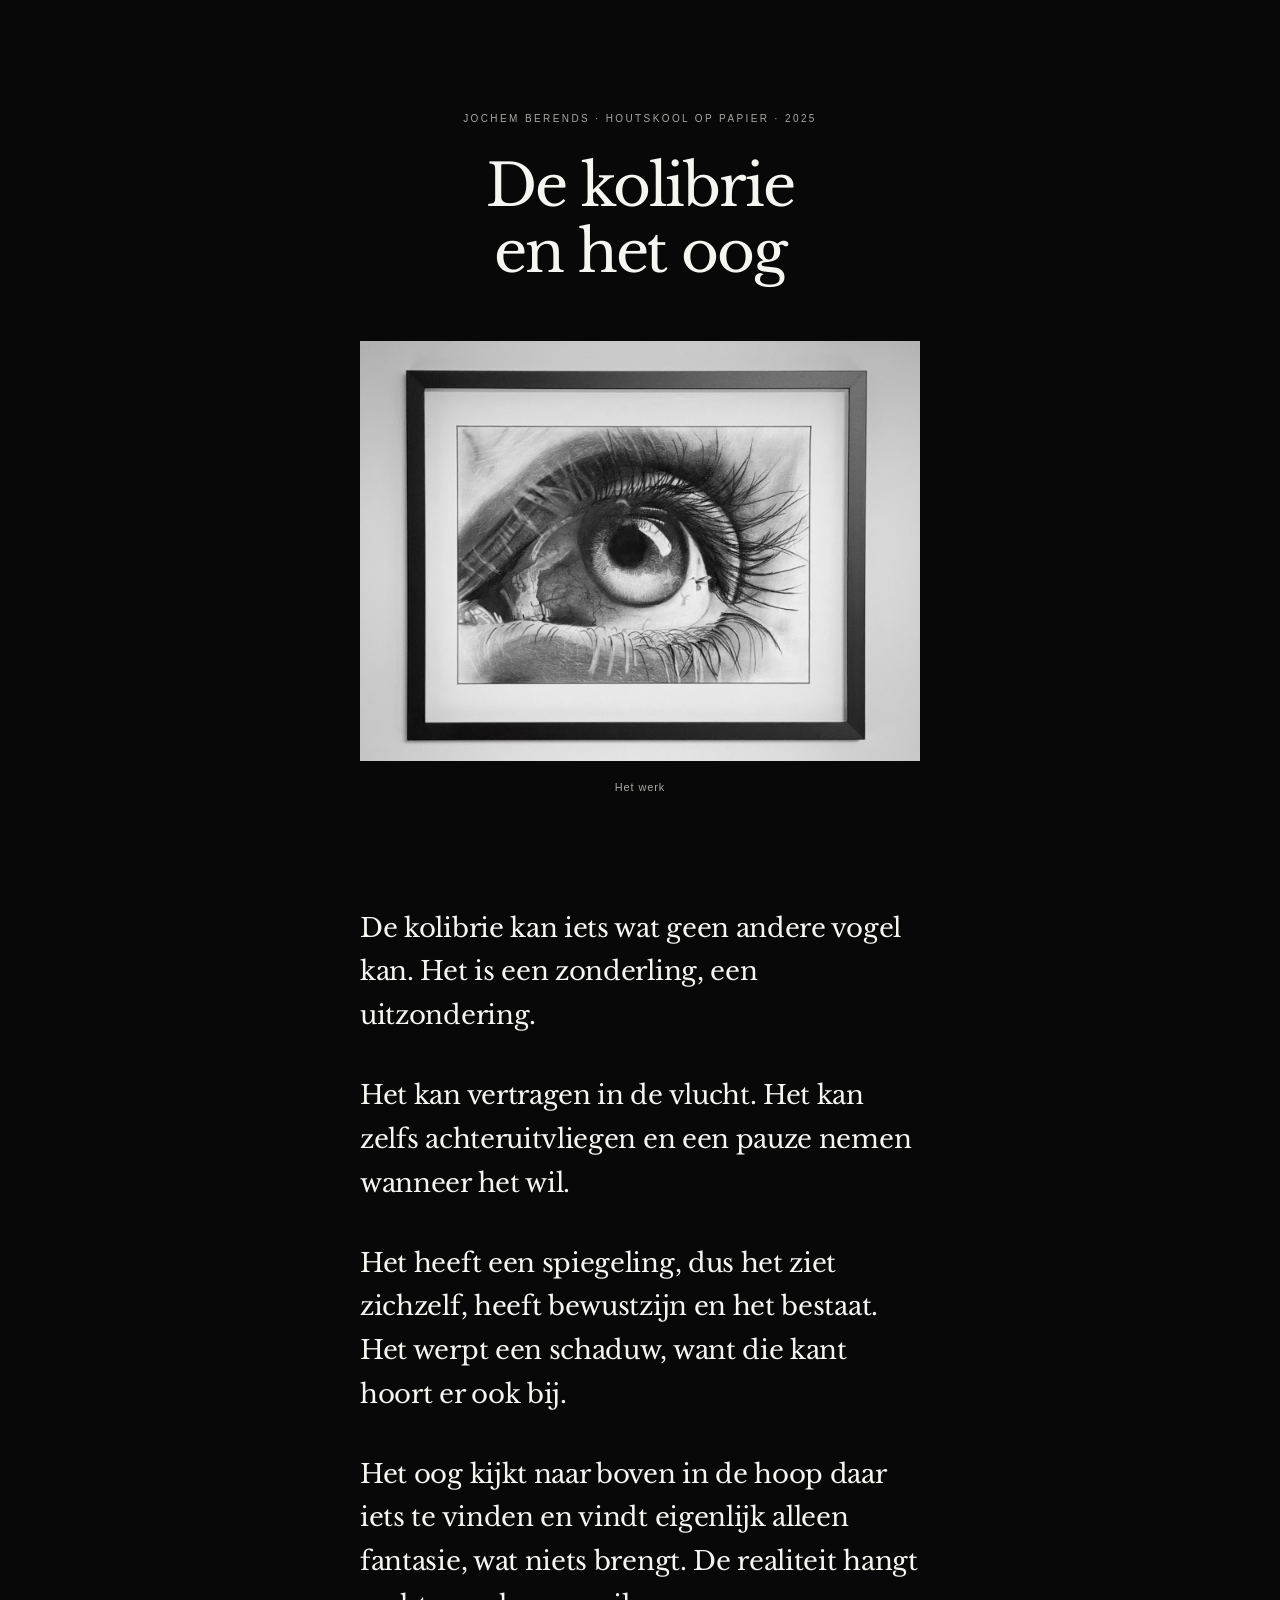
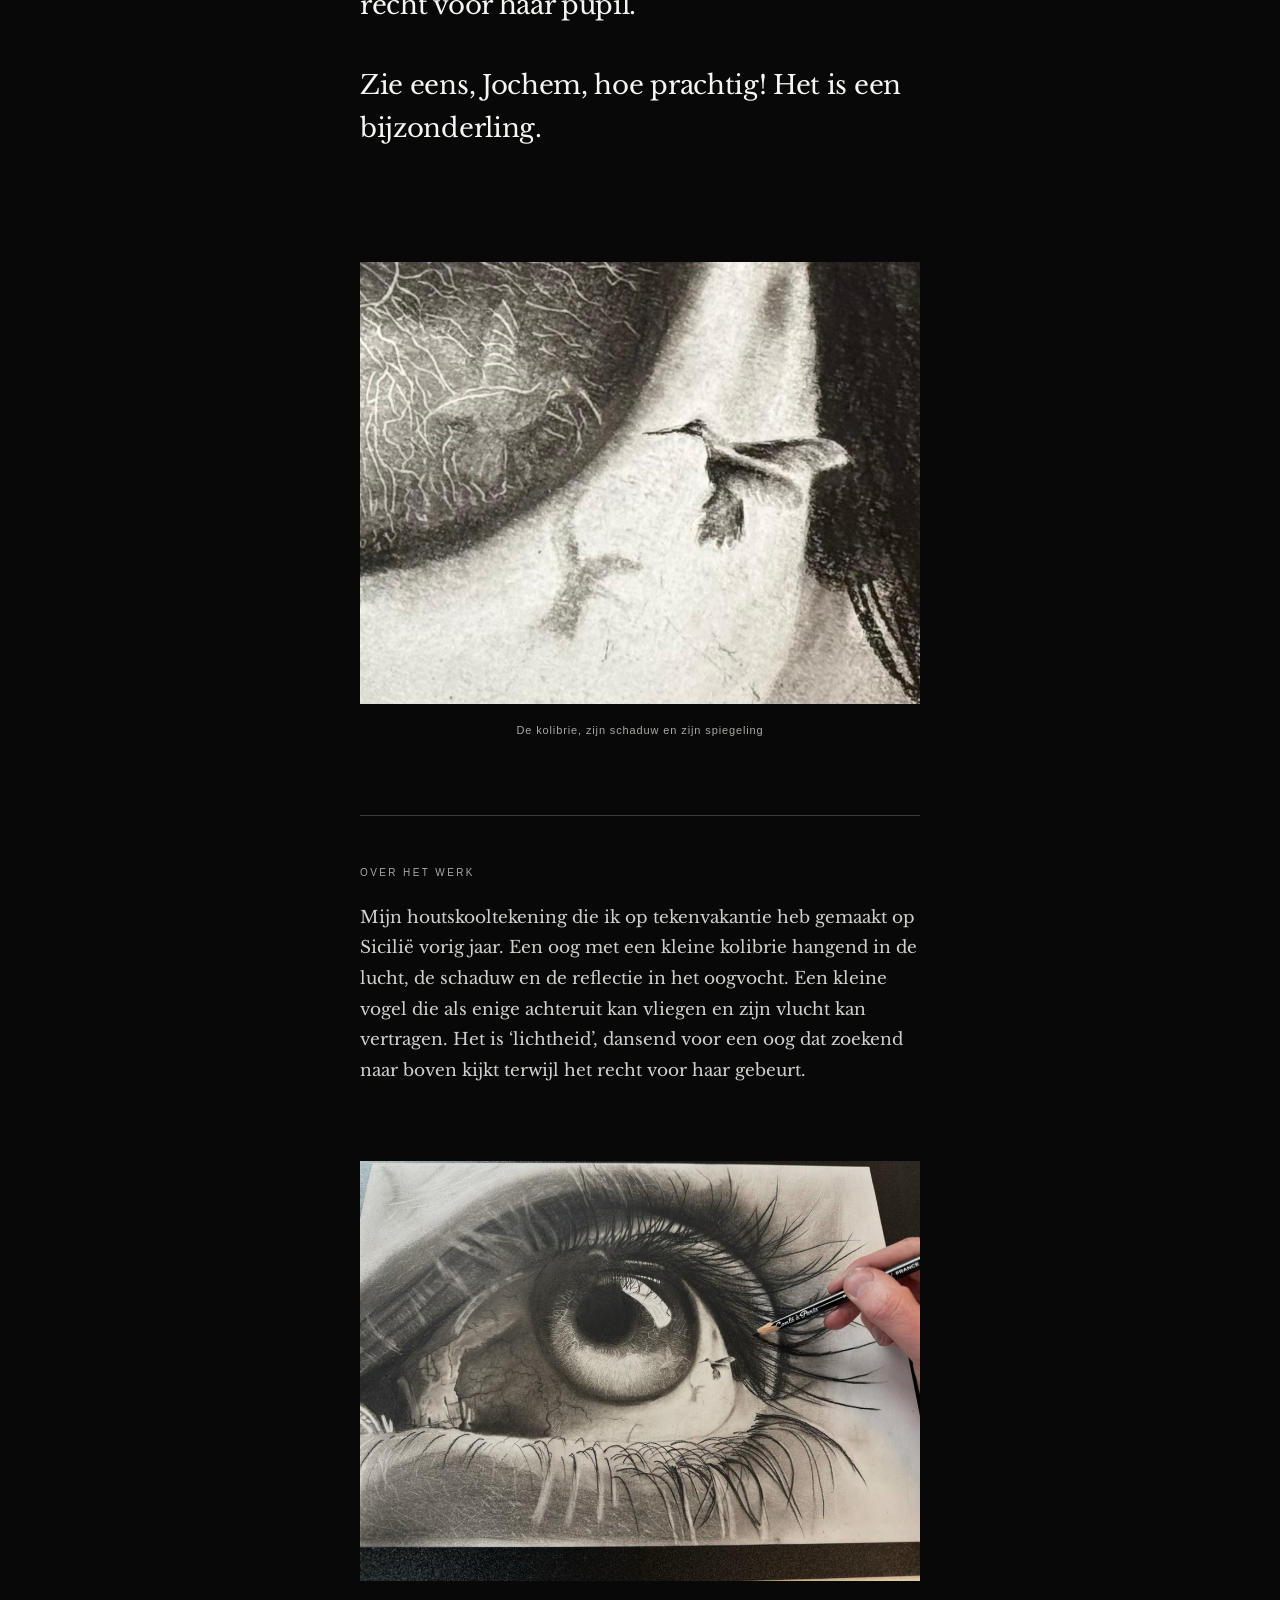
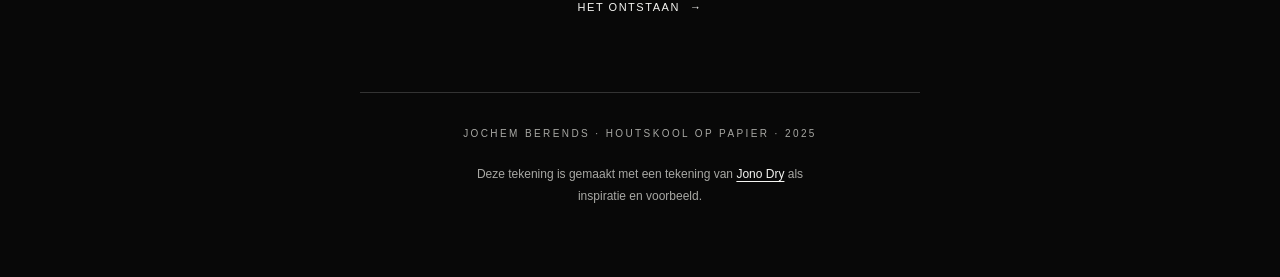
<file: index.html>
<!doctype html>
<html lang="nl">
<head>
  <meta charset="utf-8">
  <meta name="viewport" content="width=device-width, initial-scale=1, viewport-fit=cover">
  <meta name="theme-color" content="#080808">
  <meta name="description" content="De kolibrie en het oog — houtskooltekening van Jochem, gemaakt op Sicilië.">
  <title>De kolibrie en het oog — Jochem</title>
  <link rel="icon" type="image/png" href="assets/favicon.png">
  <link rel="stylesheet" href="style.css">
</head>
<body>
  <main>
    <header>
      <div class="eyebrow">Jochem Berends · Houtskool op papier · 2025</div>
      <h1>De kolibrie<br>en het oog</h1>
    </header>

    <figure class="hero">
      <picture>
        <source media="(max-width: 640px)" srcset="assets/kolibri-oog-art_sm.jpg">
        <img src="assets/kolibri-oog-art_lg.jpg" alt="Ingelijste houtskooltekening van een groot oog met een kleine kolibrie" fetchpriority="high">
      </picture>
      <figcaption>Het werk</figcaption>
    </figure>

    <article aria-label="De oorspronkelijke tekst">
      <p>De kolibrie kan iets wat geen andere vogel kan. Het is een zonderling, een uitzondering.</p>
      <p>Het kan vertragen in de vlucht. Het kan zelfs achteruitvliegen en een pauze nemen wanneer het wil.</p>
      <p>Het heeft een spiegeling, dus het ziet zichzelf, heeft bewustzijn en het bestaat. Het werpt een schaduw, want die kant hoort er ook bij.</p>
      <p>Het oog kijkt naar boven in de hoop daar iets te vinden en vindt eigenlijk alleen fantasie, wat niets brengt. De realiteit hangt recht voor haar pupil.</p>
      <p>Zie eens, Jochem, hoe prachtig! Het is een bijzonderling.</p>
    </article>

    <figure class="detail">
      <img src="assets/kolibri-zoom.jpeg" alt="Detailopname van de kolibrie in de tekening, met zijn schaduw en spiegeling in het oogvocht" loading="lazy">
      <figcaption>De kolibrie, zijn schaduw en zijn spiegeling</figcaption>
    </figure>

    <section class="context" aria-label="Over de tekening">
      <div class="eyebrow">Over het werk</div>
      <p>Mijn houtskooltekening die ik op tekenvakantie heb gemaakt op Sicilië vorig jaar. Een oog met een kleine kolibrie hangend in de lucht, de schaduw en de reflectie in het oogvocht. Een kleine vogel die als enige achteruit kan vliegen en zijn vlucht kan vertragen. Het is ‘lichtheid’, dansend voor een oog dat zoekend naar boven kijkt terwijl het recht voor haar gebeurt.</p>
    </section>

    <a class="next" href="making-of.html">
      <img src="assets/kolibri-oog-pencil.jpg" alt="Een hand met een houtskoolpotlood werkt aan de tekening van het oog" loading="lazy">
      <span class="label"><span>Het ontstaan</span><span>→</span></span>
    </a>

    <footer>
      <span class="eyebrow">Jochem Berends · Houtskool op papier · 2025</span>
      <p class="credit">Deze tekening is gemaakt met een tekening van <a href="https://www.jonodryart.com/" target="_blank" rel="noopener noreferrer">Jono Dry</a> als inspiratie en voorbeeld.</p>
    </footer>
  </main>
  <script data-goatcounter="https://kolibri-oog.goatcounter.com/count"
          async src="//gc.zgo.at/count.js"></script>
</body>
</html>
</file>
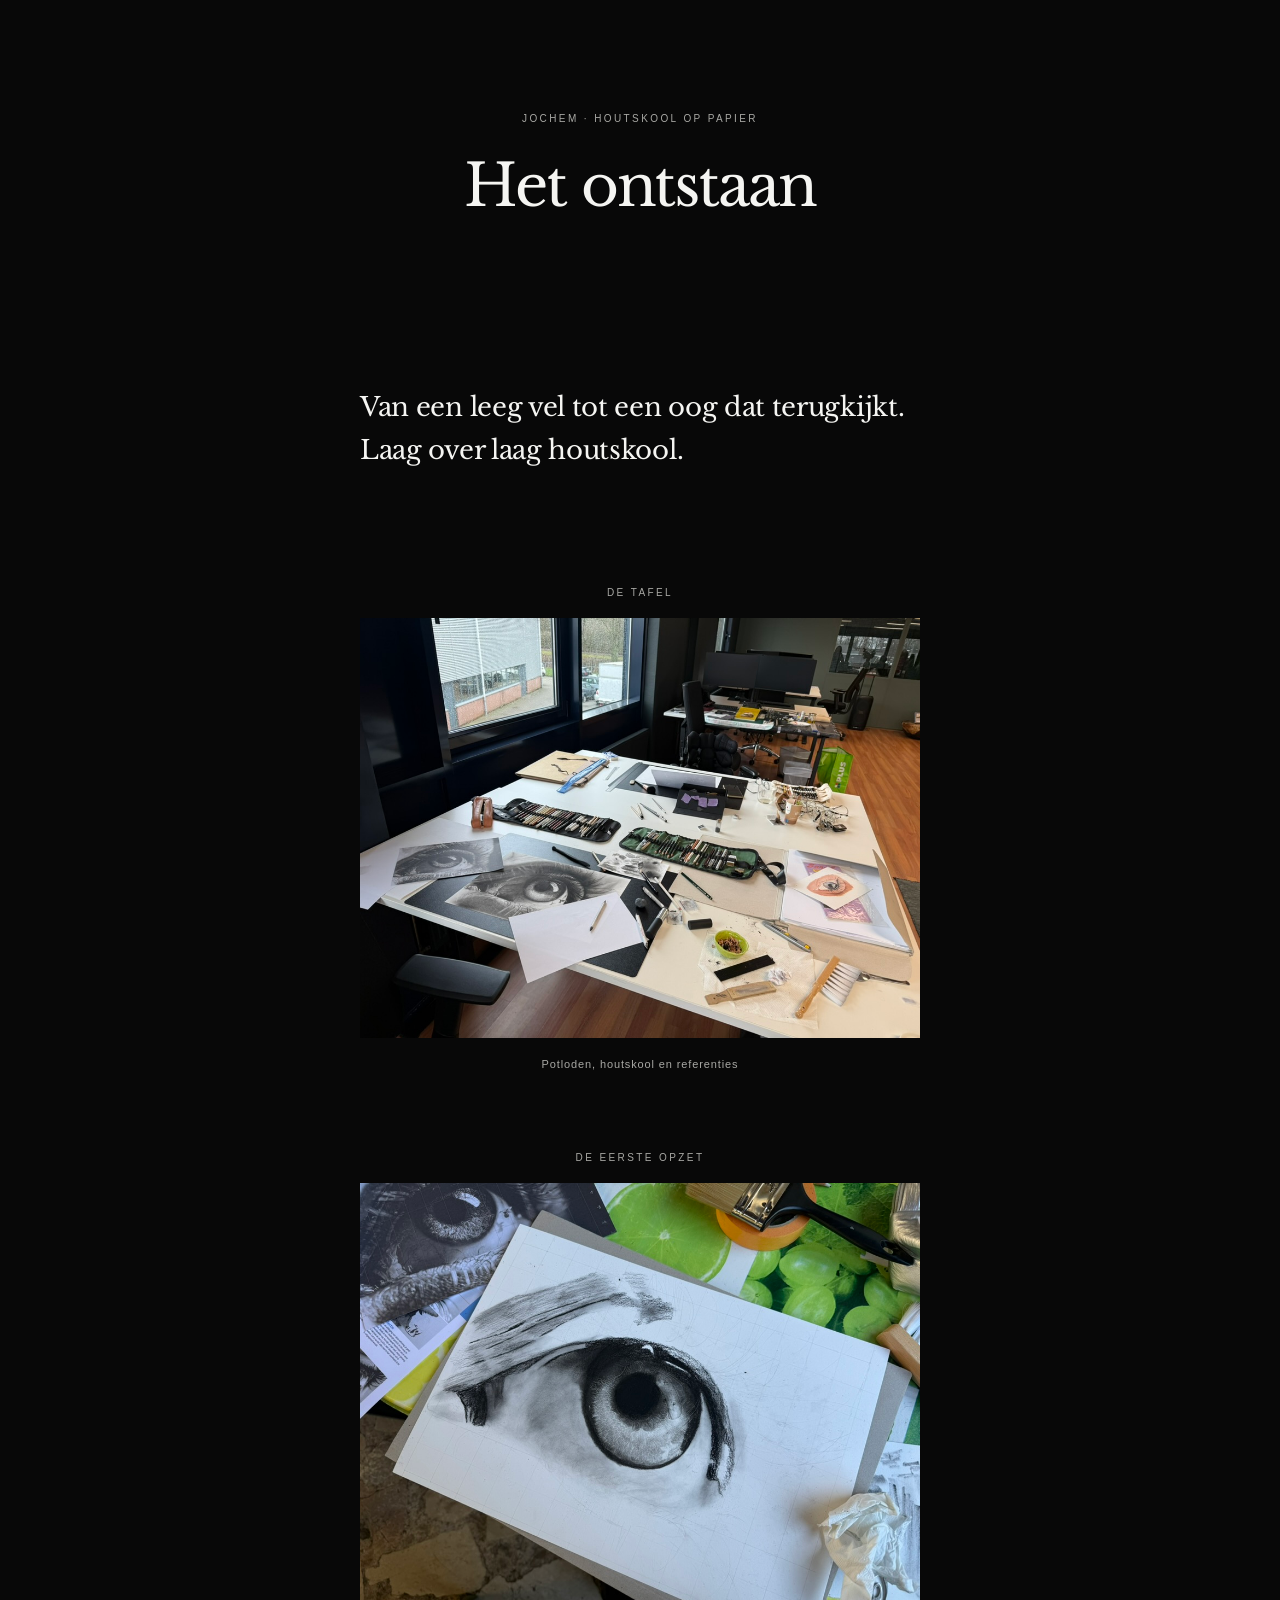
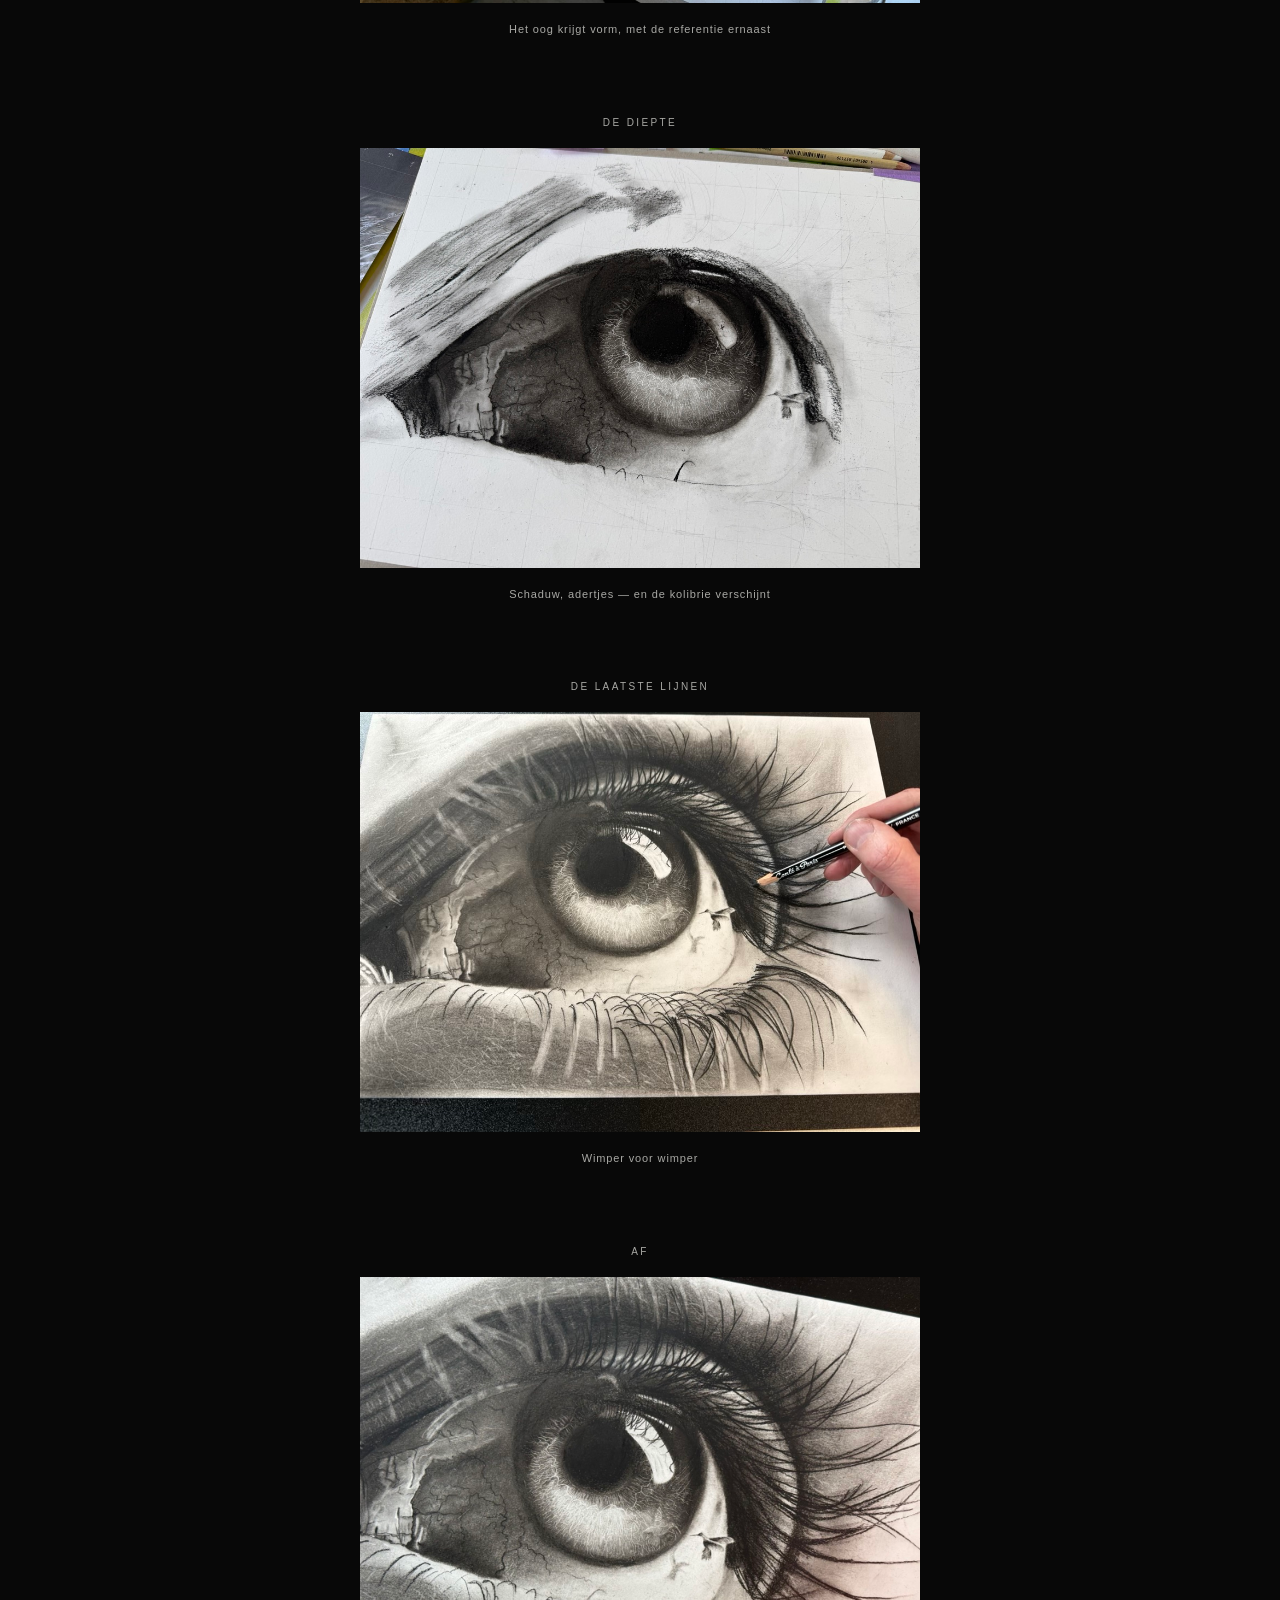
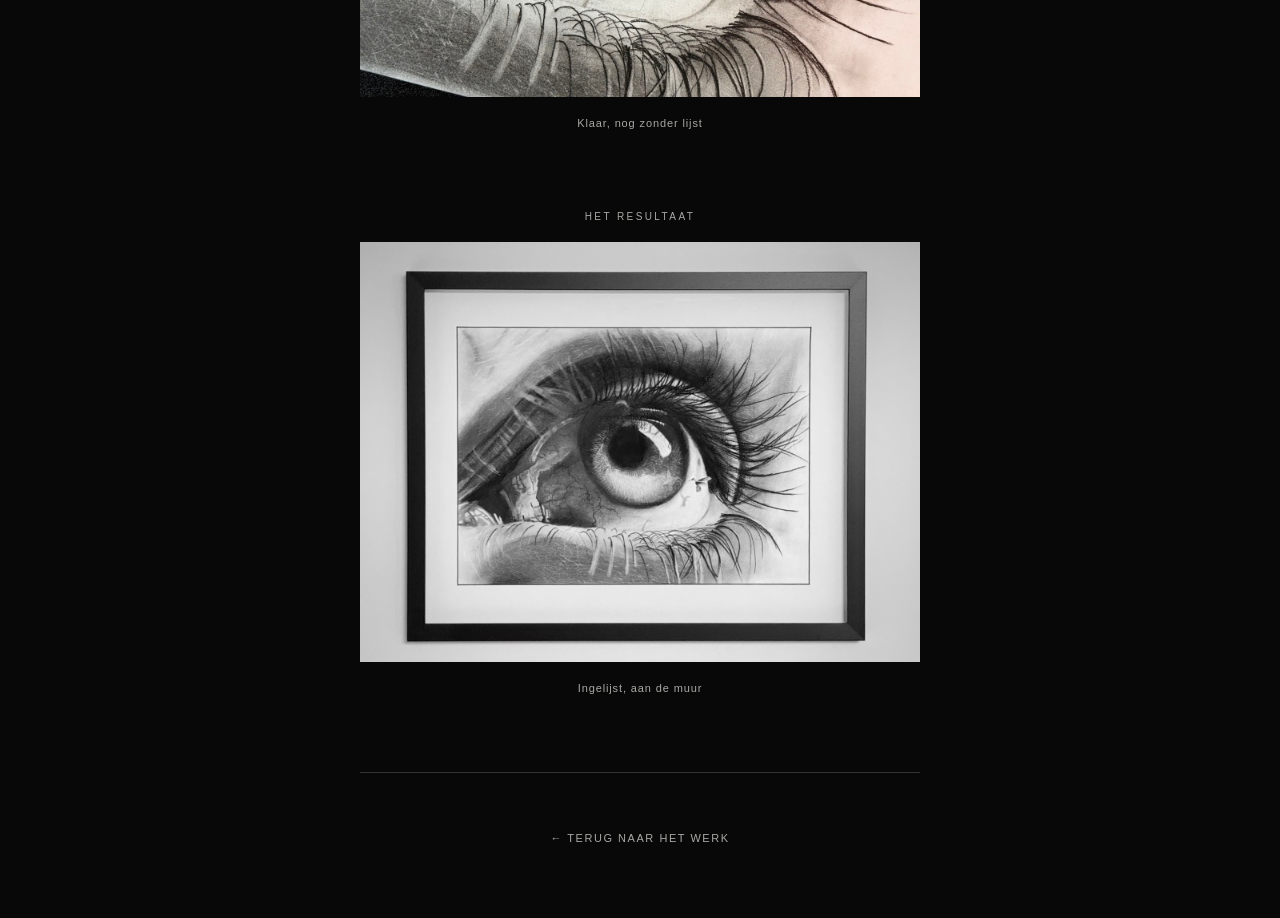
<file: making-of.html>
<!doctype html>
<html lang="nl">
<head>
  <meta charset="utf-8">
  <meta name="viewport" content="width=device-width, initial-scale=1, viewport-fit=cover">
  <meta name="theme-color" content="#080808">
  <meta name="description" content="Het ontstaan van ‘De kolibrie en het oog’ — van eerste opzet tot ingelijst werk.">
  <title>Het ontstaan — De kolibrie en het oog</title>
  <link rel="icon" type="image/png" href="assets/favicon.png">
  <link rel="stylesheet" href="style.css">
</head>
<body>
  <main>
    <header>
      <div class="eyebrow">Jochem · Houtskool op papier</div>
      <h1>Het ontstaan</h1>
    </header>

    <article aria-label="Inleiding">
      <p>Van een leeg vel tot een oog dat terugkijkt. Laag over laag houtskool.</p>
    </article>

    <figure class="step">
      <span class="eyebrow">De tafel</span>
      <img src="assets/kolibri-oog-makingof-3.jpeg" alt="Werktafel met potloden, houtskool" loading="lazy">
      <figcaption>Potloden, houtskool en referenties</figcaption>
    </figure>

    <figure class="step">
      <span class="eyebrow">De eerste opzet</span>
      <img src="assets/kolibri-oog-makingof-2.jpeg" alt="De tekening in een vroeg stadium: de iris en de bovenste ooglijn zijn aangezet" loading="lazy">
      <figcaption>Het oog krijgt vorm, met de referentie ernaast</figcaption>
    </figure>

    <figure class="step">
      <span class="eyebrow">De diepte</span>
      <img src="assets/kolibri-oog-makingof-1.jpeg" alt="De tekening verder uitgewerkt, met donkere schaduwen en de eerste kolibrie" loading="lazy">
      <figcaption>Schaduw, adertjes — en de kolibrie verschijnt</figcaption>
    </figure>

    <figure class="step">
      <span class="eyebrow">De laatste lijnen</span>
      <img src="assets/kolibri-oog-pencil.jpg" alt="Een hand met een houtskoolpotlood werkt aan de wimpers van het oog" loading="lazy">
      <figcaption>Wimper voor wimper</figcaption>
    </figure>

    <figure class="step">
      <span class="eyebrow">Af</span>
      <picture>
        <source media="(max-width: 640px)" srcset="assets/kolibri-oog-skew_sm.jpeg">
        <img src="assets/kolibri-oog-skew_lg.jpeg" alt="De voltooide tekening schuin van opzij gefotografeerd, nog zonder lijst" loading="lazy">
      </picture>
      <figcaption>Klaar, nog zonder lijst</figcaption>
    </figure>

    <figure class="step">
      <span class="eyebrow">Het resultaat</span>
      <picture>
        <source media="(max-width: 640px)" srcset="assets/kolibri-oog-art_sm.jpg">
        <img src="assets/kolibri-oog-art_lg.jpg" alt="De ingelijste houtskooltekening aan de muur" loading="lazy">
      </picture>
      <figcaption>Ingelijst, aan de muur</figcaption>
    </figure>

    <footer>
      <a class="back" href="index.html">← Terug naar het werk</a>
    </footer>
  </main>
  <script data-goatcounter="https://kolibri-oog.goatcounter.com/count"
          async src="//gc.zgo.at/count.js"></script>
</body>
</html>
</file>
<file: style.css>
@import url('https://fonts.googleapis.com/css2?family=Libre+Baskerville:wght@400;700&display=swap');
:root { color-scheme: dark; --bg:#080808; --fg:#f5f5f2; --muted:#a8a8a4; }
* { box-sizing:border-box; }
html { scroll-behavior:smooth; }
body { margin:0; background:var(--bg); color:var(--fg); -webkit-font-smoothing:antialiased; font-family:'Libre Baskerville',Georgia,'Times New Roman',serif; }
main { width:min(100% - 48px, 560px); margin:auto; }
header { padding:clamp(58px,13vh,110px) 0 38px; text-align:center; }
.eyebrow { font: 10px/1.7 Arial,Helvetica,sans-serif; letter-spacing:.24em; text-transform:uppercase; color:var(--muted); }
h1 { font-weight:400; font-size:clamp(35px,10vw,58px); line-height:1.13; letter-spacing:-.035em; margin:27px 0 18px; }
figure { margin:0 0 75px; }
figure img, figure picture { display:block; width:100%; height:auto; }
figcaption { text-align:center; font:11px/1.7 Arial,Helvetica,sans-serif; color:var(--muted); letter-spacing:.08em; margin-top:17px; }
.hero { margin:0 -24px 0; }
article { padding:clamp(65px,13vh,110px) 0 75px; }
article p { font-size:clamp(20px,5.25vw,26px); line-height:1.68; letter-spacing:-.012em; margin:0 0 1.4em; }
.context { border-top:1px solid #3b3b3b; padding:48px 0 75px; }
.context p { color:#d0d0cc; font-size:17px; line-height:1.8; margin:22px 0 0; }
.next { display:block; margin:0 0 75px; color:inherit; text-decoration:none; }
.next img { display:block; width:100%; height:auto; opacity:.86; transition:opacity .45s ease; }
.next:hover img, .next:focus-visible img { opacity:1; }
.next .label { display:flex; justify-content:center; gap:10px; font:11px/1.7 Arial,Helvetica,sans-serif; letter-spacing:.14em; text-transform:uppercase; margin-top:17px; }
.next .label span:last-child { transition:transform .45s ease; }
.next:hover .label span:last-child { transform:translateX(5px); }
.back { display:inline-block; font:11px/1.7 Arial,Helvetica,sans-serif; letter-spacing:.14em; text-transform:uppercase; color:var(--muted); text-decoration:none; padding:28px 0 0; }
.back:hover { color:var(--fg); }
.step .eyebrow { display:block; text-align:center; margin-bottom:17px; }
footer { padding:28px 0 70px; border-top:1px solid #333; text-align:center; }
.credit { margin:22px auto 0; max-width:340px; font:12px/1.8 Arial,Helvetica,sans-serif; color:var(--muted); }
.credit a { color:var(--fg); text-underline-offset:3px; }
::selection { background:#eee; color:#111; }
@media (min-width:650px) { .hero { margin:0; } }
@media (prefers-reduced-motion:reduce) { html { scroll-behavior:auto; } .next img, .next .label span { transition:none; } }
</file>
